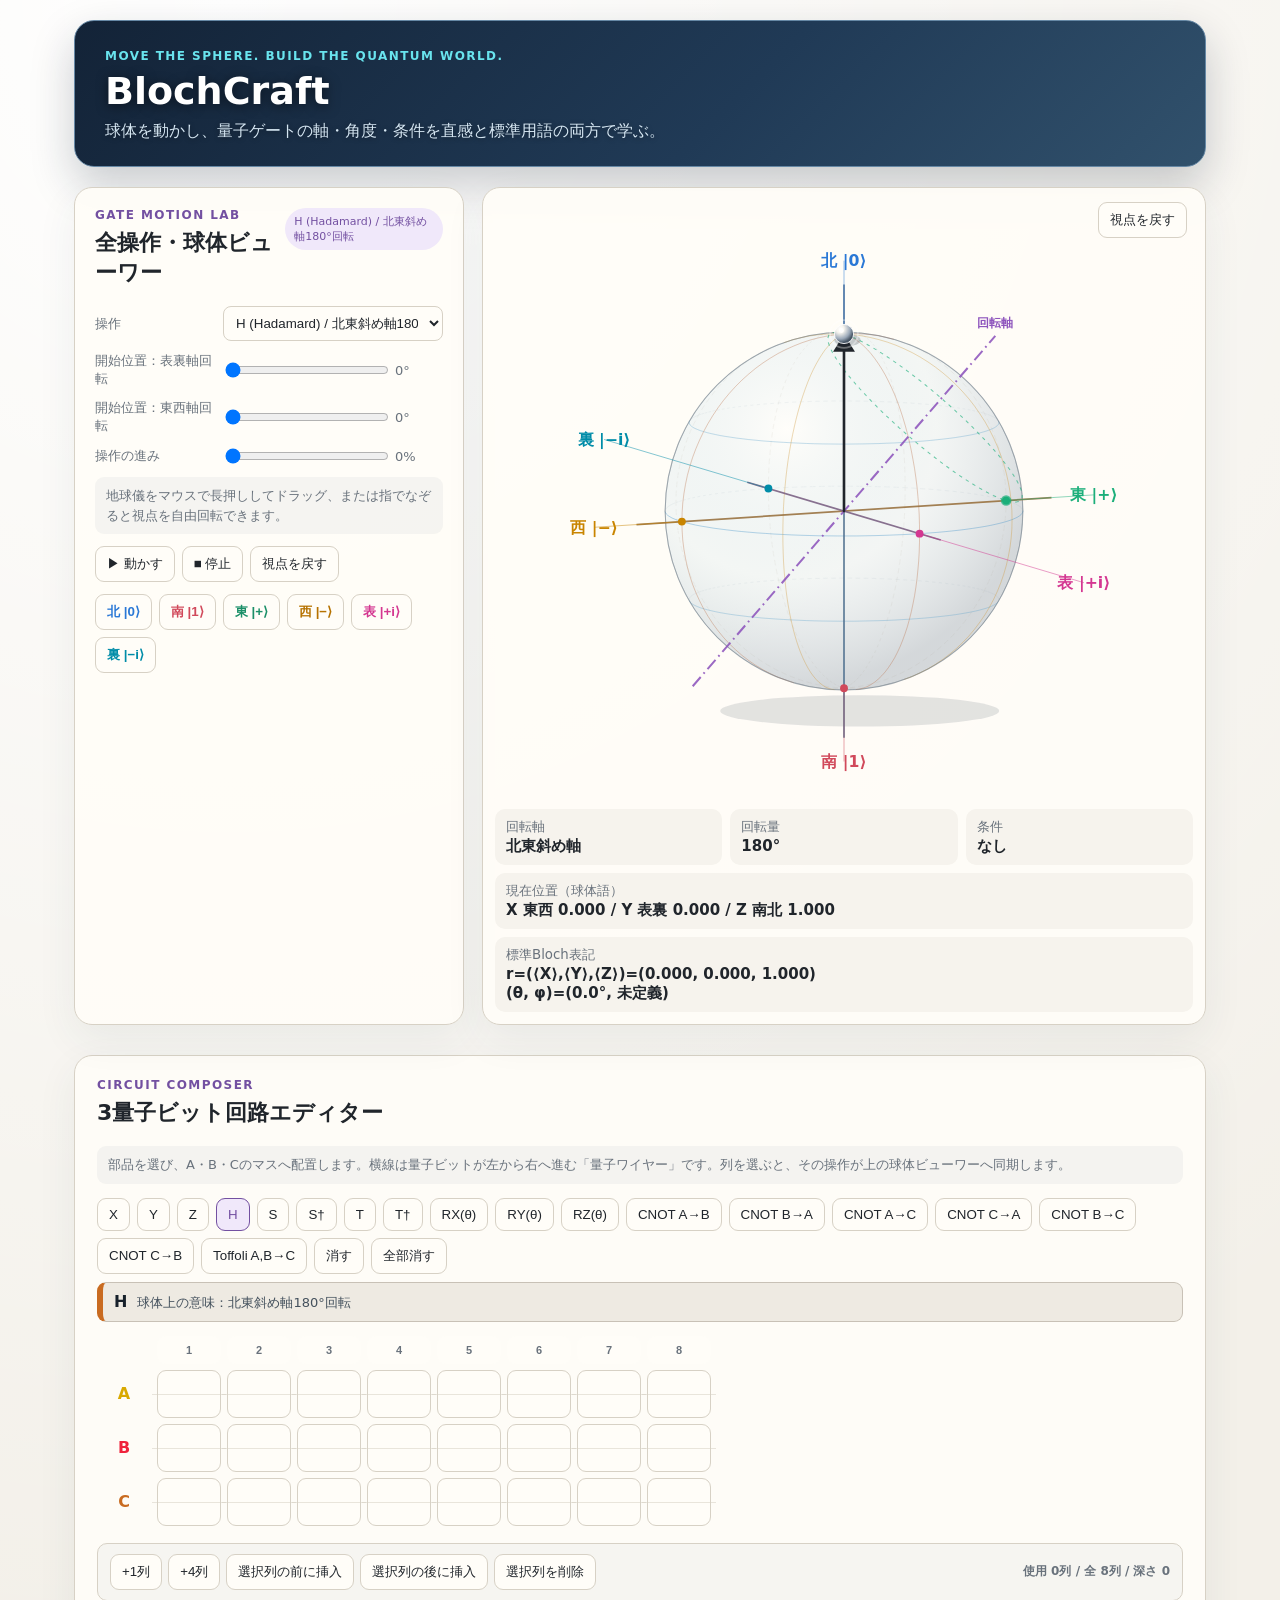
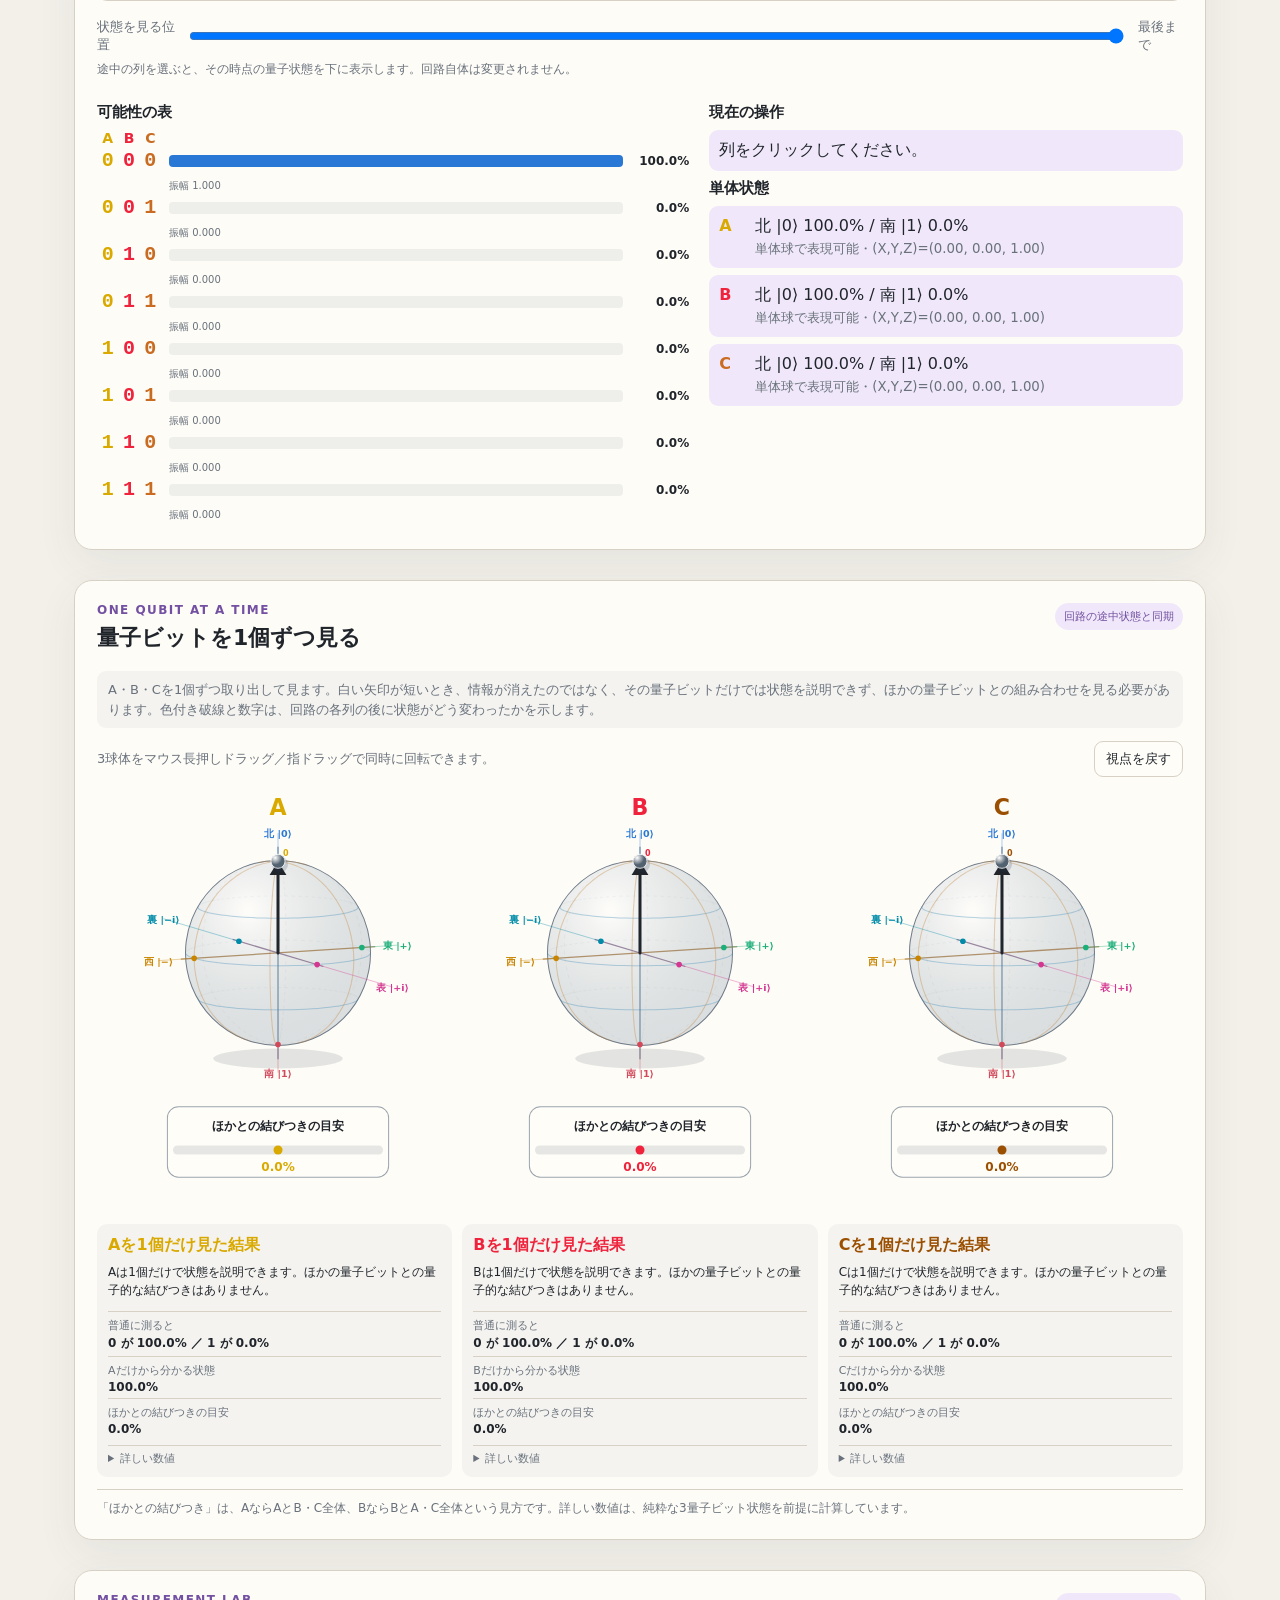
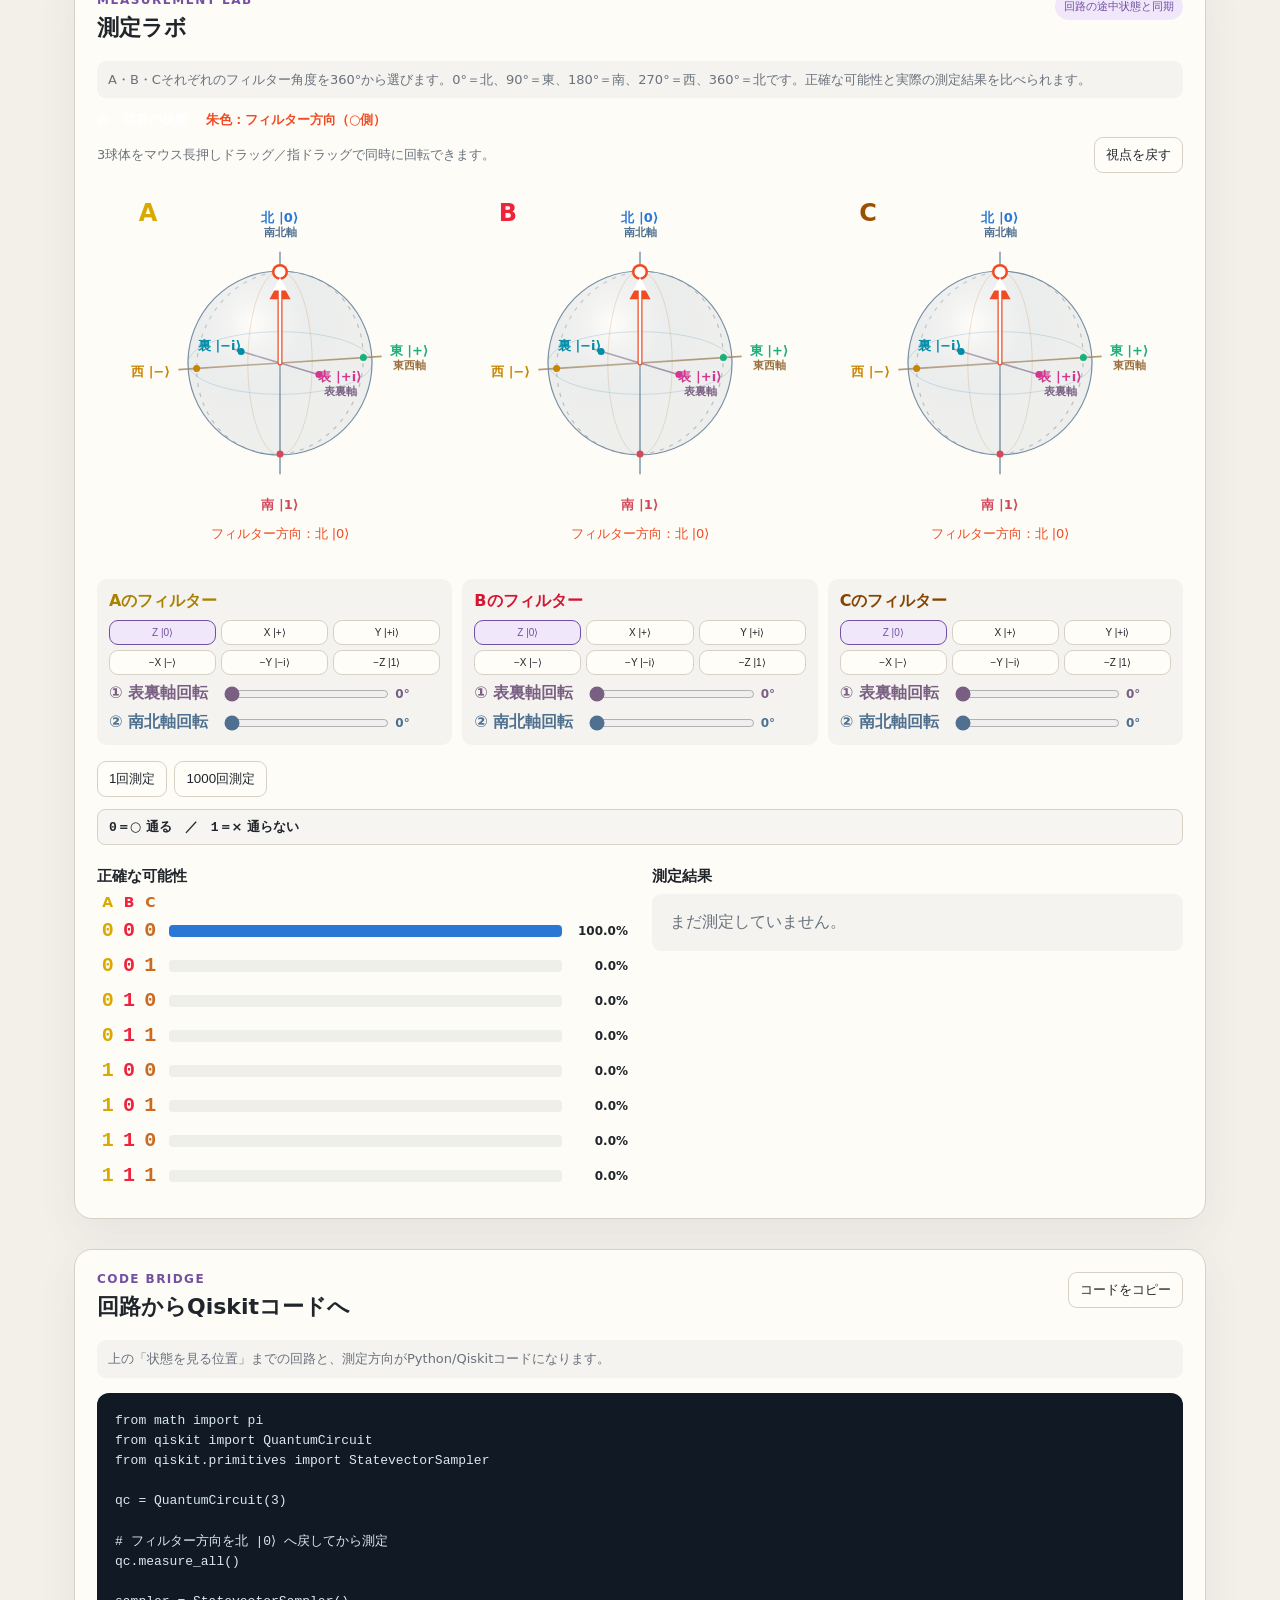
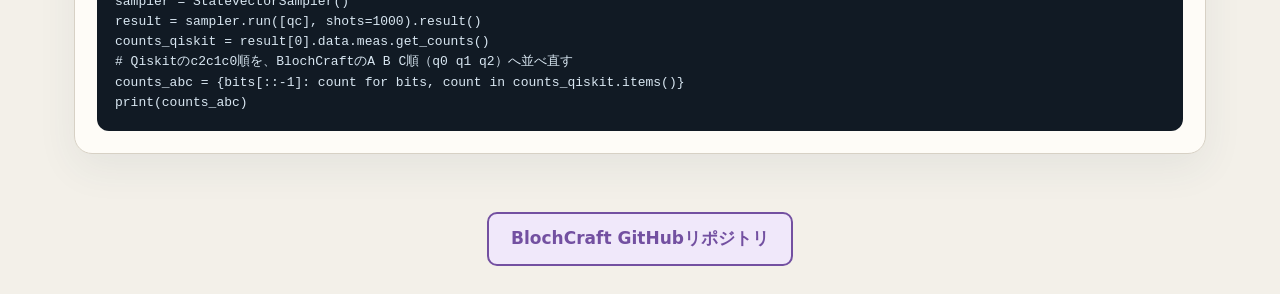
<file: index.html>
<!doctype html>
<html lang="ja">
<head>
  <meta charset="utf-8">
  <meta name="viewport" content="width=device-width,initial-scale=1">
  <title>BlochCraft — 球体から学ぶ量子回路</title>
  <link rel="stylesheet" href="src/styles.css">
  <link rel="stylesheet" href="src/learning.css">
  <link rel="stylesheet" href="src/footer.css">
</head>
<body>
  <header class="hero">
    <div>
      <p class="eyebrow">Move the sphere. Build the quantum world.</p>
      <h1>BlochCraft</h1>
      <p>球体を動かし、量子ゲートの軸・角度・条件を直感と標準用語の両方で学ぶ。</p>
    </div>
  </header>

  <main>
    <section class="panel controls" aria-labelledby="lab-title">
      <div class="section-heading">
        <div>
          <p class="eyebrow">Gate motion lab</p>
          <h2 id="lab-title">全操作・球体ビューワー</h2>
        </div>
        <span id="gate-badge" class="badge"></span>
      </div>

      <label>操作
        <select id="gate"></select>
      </label>
      <label>開始位置：表裏軸回転
        <input id="start-y" type="range" min="0" max="360" step="5" value="0">
        <output id="start-y-out">0°</output>
      </label>
      <label>開始位置：東西軸回転
        <input id="start-x" type="range" min="0" max="360" step="5" value="0">
        <output id="start-x-out">0°</output>
      </label>
      <label>操作の進み
        <input id="progress" type="range" min="0" max="100" step="1" value="0">
        <output id="progress-out">0%</output>
      </label>
      <div class="camera-help">地球儀をマウスで長押ししてドラッグ、または指でなぞると視点を自由回転できます。</div>

      <label id="condition-row" class="condition-row">
        <input id="condition" type="checkbox" checked>
        条件を成立させる
      </label>
      <div id="condition-help" class="condition-help" hidden></div>

      <div class="button-row">
        <button id="play">▶ 動かす</button>
        <button id="stop">■ 停止</button>
        <button id="reset-view-controls">視点を戻す</button>
      </div>
      <div class="button-row directions" aria-label="開始位置プリセット">
        <button data-preset="north">北 |0⟩</button><button data-preset="south">南 |1⟩</button>
        <button data-preset="east">東 |+⟩</button><button data-preset="west">西 |−⟩</button>
        <button data-preset="front">表 |+i⟩</button><button data-preset="back">裏 |−i⟩</button>
      </div>
    </section>

    <section class="panel stage" aria-label="球体表示">
      <div class="sphere-toolbar sphere-toolbar-end"><button id="reset-view">視点を戻す</button></div>
      <svg id="globe" viewBox="-20 -35 800 650" role="img" aria-label="量子状態と回転軸"></svg>
      <div id="facts" class="facts"></div>
    </section>
  </main>

  <section class="circuit-shell" aria-labelledby="circuit-title">
    <div class="section-heading">
      <div><p class="eyebrow">Circuit composer</p><h2 id="circuit-title">3量子ビット回路エディター</h2></div>
    </div>
    <p class="circuit-help">部品を選び、A・B・Cのマスへ配置します。横線は量子ビットが左から右へ進む「量子ワイヤー」です。列を選ぶと、その操作が上の球体ビューワーへ同期します。</p>
    <div id="circuit-tools" class="circuit-tools"></div>
    <div id="circuit-tool-meaning" class="tool-meaning"></div>
    <div class="circuit-grid-wrap"><div id="circuit-grid" class="circuit-grid"></div></div>
    <div class="column-controls" aria-label="回路列の編集">
      <div class="column-buttons">
        <button id="column-add-one">+1列</button><button id="column-add-four">+4列</button>
        <button id="column-insert-before">選択列の前に挿入</button><button id="column-insert-after">選択列の後に挿入</button>
        <button id="column-delete">選択列を削除</button>
      </div>
      <output id="circuit-column-stats"></output>
    </div>
    <div class="step-row"><label>状態を見る位置 <input id="circuit-step" type="range" min="0" max="8" step="1" value="8"><output id="circuit-step-out">最後まで</output></label><p>途中の列を選ぶと、その時点の量子状態を下に表示します。回路自体は変更されません。</p></div>
    <div class="circuit-results">
      <div><h3>可能性の表</h3><div id="state-table"></div></div>
      <div><h3>現在の操作</h3><div id="circuit-selection" class="selection-card">列をクリックしてください。</div><h3>単体状態</h3><div id="qubit-summary" class="qubit-summary"></div></div>
    </div>
  </section>

  <section class="relationship-shell" aria-labelledby="relationship-title">
    <div class="section-heading">
      <div><p class="eyebrow">One qubit at a time</p><h2 id="relationship-title">量子ビットを1個ずつ見る</h2></div>
      <span class="badge">回路の途中状態と同期</span>
    </div>
    <p class="circuit-help">A・B・Cを1個ずつ取り出して見ます。白い矢印が短いとき、情報が消えたのではなく、その量子ビットだけでは状態を説明できず、ほかの量子ビットとの組み合わせを見る必要があります。色付き破線と数字は、回路の各列の後に状態がどう変わったかを示します。</p>
    <div class="relationship-toolbar"><span>3球体をマウス長押しドラッグ／指ドラッグで同時に回転できます。</span><button id="relationship-reset-view">視点を戻す</button></div>
    <svg id="relationship-view" viewBox="0 0 1080 430" width="100%" role="img" aria-label="A、B、Cを1個ずつ見た状態と、ほかの量子ビットとの結びつき"></svg>
    <div id="relationship-cards" class="relationship-cards"></div>
    <div class="relationship-caution">「ほかとの結びつき」は、AならAとB・C全体、BならBとA・C全体という見方です。詳しい数値は、純粋な3量子ビット状態を前提に計算しています。</div>
  </section>

  <section class="learning-shell" aria-labelledby="measurement-title">
    <div class="section-heading"><div><p class="eyebrow">Measurement lab</p><h2 id="measurement-title">測定ラボ</h2></div><span class="badge">回路の途中状態と同期</span></div>
    <p class="circuit-help">A・B・Cそれぞれのフィルター角度を360°から選びます。0°＝北、90°＝東、180°＝南、270°＝西、360°＝北です。正確な可能性と実際の測定結果を比べられます。</p>
    <div class="filter-legend"><span class="state-key">白：現在の状態</span><span class="filter-key">朱色：フィルター方向（○側）</span></div>
    <div class="filter-toolbar"><span>3球体をマウス長押しドラッグ／指ドラッグで同時に回転できます。</span><button id="filter-reset-view">視点を戻す</button></div>
    <svg id="filter-view" viewBox="0 0 1080 390" width="100%" role="img" aria-label="A、B、Cの状態と測定フィルター方向"></svg>
    <div id="measurement-bases" class="measurement-bases"></div>
    <div class="button-row"><button id="measure-once">1回測定</button><button id="measure-many">1000回測定</button></div>
    <div class="measurement-key"><code>0</code>＝○ 通る　／　<code>1</code>＝× 通らない</div>
    <div class="measurement-results"><div><h3>正確な可能性</h3><div id="measurement-exact"></div></div><div><h3 id="measurement-sample-title">測定結果</h3><div id="measurement-samples" class="sample-empty">まだ測定していません。</div></div></div>
  </section>
  <section class="learning-shell" aria-labelledby="code-title">
    <div class="section-heading"><div><p class="eyebrow">Code bridge</p><h2 id="code-title">回路からQiskitコードへ</h2></div><button id="copy-code">コードをコピー</button></div>
    <p class="circuit-help">上の「状態を見る位置」までの回路と、測定方向がPython/Qiskitコードになります。</p>
    <pre class="code-panel"><code id="qiskit-code"></code></pre>
  </section>
  <footer>
    <a href="https://github.com/AwakeningOS/blochcraft" target="_blank" rel="noopener noreferrer">BlochCraft GitHubリポジトリ</a>
  </footer>
  <script type="module" src="src/app.js"></script>
</body>
</html>
</file>
<file: src/styles.css>
:root{color-scheme:light;--bg:#f3f0e9;--panel:#fffdf8;--text:#20252b;--muted:#69727c;--border:#d7d1c5;--accent:#7350a1;--accent-bg:#f0e8fa;--blue:#2a78d6;--red:#d1495b;--green:#1baf7a;--amber:#c98500}
*{box-sizing:border-box}[hidden],.condition-row[hidden]{display:none!important}body{margin:0;background:radial-gradient(circle at 18% 0,#fff 0,transparent 32%),var(--bg);color:var(--text);font-family:Inter,"Noto Sans JP",system-ui,sans-serif}.hero{max-width:1132px;margin:20px auto 8px;padding:28px 30px 24px;display:flex;justify-content:space-between;gap:24px;align-items:end;background:linear-gradient(135deg,#132337 0%,#203a56 58%,#31516c 100%);color:#fff;border:1px solid #6688a5;border-radius:20px;box-shadow:0 18px 44px #10223438}.hero .eyebrow{color:#69e4ee}.hero h1{color:#fff;text-shadow:0 2px 12px #0008}.eyebrow{margin:0 0 6px;color:var(--accent);font-size:12px;font-weight:800;letter-spacing:.12em;text-transform:uppercase}h1{font-size:38px;margin:0}h2{margin:0;font-size:22px}h3{font-size:15px;margin:8px 0}.hero p:not(.eyebrow){margin:8px 0 0;color:#d6e7f3;font-weight:500;text-shadow:0 1px 5px #0006}main{max-width:1180px;margin:auto;padding:12px 24px 30px;display:grid;grid-template-columns:minmax(310px,390px) 1fr;gap:18px}.panel,.circuit-shell,.relationship-shell{background:color-mix(in srgb,var(--panel) 94%,transparent);border:1px solid var(--border);border-radius:18px;box-shadow:0 14px 40px #30405012}.controls{padding:20px}.stage{padding:12px;min-width:0}.section-heading{display:flex;justify-content:space-between;gap:12px;align-items:start;margin-bottom:18px}.sphere-toolbar{display:flex;justify-content:space-between;align-items:center;padding:2px 6px 0;color:var(--muted);font-size:13px}.badge{font-size:11px;background:var(--accent-bg);color:var(--accent);padding:6px 9px;border-radius:999px}.controls label{display:grid;grid-template-columns:120px 1fr 48px;align-items:center;gap:8px;margin:11px 0;color:var(--muted);font-size:13px}.controls select{grid-column:2/4;min-width:0;padding:8px;border:1px solid var(--border);border-radius:8px;background:var(--panel);color:var(--text)}input[type=range]{width:100%}.condition-row{display:flex!important;grid-template-columns:none!important}.condition-help{background:var(--accent-bg);border:1px solid #b99ad8;border-radius:10px;padding:10px;color:#5c3d7d;font-size:13px;line-height:1.55}.camera-help,.circuit-help{font-size:13px;line-height:1.5;color:var(--muted);background:#6c7b8b12;border-radius:9px;padding:9px 11px}.button-row{display:flex;flex-wrap:wrap;gap:7px;margin-top:12px}button{border:1px solid var(--border);background:var(--panel);color:var(--text);border-radius:9px;padding:8px 11px;cursor:pointer}button:hover,button.active{border-color:var(--accent);color:var(--accent);background:var(--accent-bg)}.directions button{min-width:44px;font-weight:700}.directions [data-preset=north]{color:#2a78d6}.directions [data-preset=south]{color:#d1495b}.directions [data-preset=east]{color:#1b8f68}.directions [data-preset=west]{color:#b67200}.directions [data-preset=front]{color:#d43791}.directions [data-preset=back]{color:#008ca8}#globe,#relationship-view{touch-action:none;cursor:grab;user-select:none}#globe.dragging,#relationship-view.dragging{cursor:grabbing}.facts{display:grid;grid-template-columns:repeat(3,1fr);gap:8px}.fact{padding:9px 11px;border-radius:10px;background:#f6f3ed}.fact:nth-last-child(-n+2){grid-column:1/-1}.fact small{display:block;color:var(--muted)}.fact strong{font-size:15px}.circuit-shell,.relationship-shell{max-width:1132px;margin:0 auto 30px;padding:22px}.circuit-tools{display:flex;flex-wrap:wrap;gap:7px;margin:14px 0 8px}.tool-meaning{display:flex;gap:10px;align-items:baseline;background:var(--accent-bg);color:var(--accent);border-radius:9px;padding:9px 11px;margin-bottom:14px}.tool-meaning span,.selection-card span{display:block;color:var(--muted);font-size:13px}.circuit-grid-wrap{width:100%;overflow-x:auto;padding-bottom:5px}.circuit-grid{display:grid;grid-template-columns:54px repeat(var(--circuit-columns,8),64px);gap:6px;min-width:100%;width:max-content}.column-number{display:flex;align-items:center;justify-content:center;color:var(--muted);font-size:10px;font-weight:800}.column-corner{min-height:20px}.wire-label{display:flex;align-items:center;justify-content:center;font-weight:800;color:var(--accent)}.circuit-cell{height:48px;padding:3px;font-size:12px;position:relative;isolation:isolate}.circuit-cell:before{content:"";position:absolute;left:-6px;right:-6px;top:50%;height:1px;background:var(--border);opacity:.55;z-index:0}.gate-label{position:relative;z-index:2;font-weight:700}.gate-label:not(:empty){display:inline-block;background:var(--panel);padding:4px 5px;border-radius:5px;box-shadow:0 0 0 2px var(--panel)}.selected-column{outline:2px solid var(--accent)}.step-row{margin:17px 0}.step-row label{display:flex;align-items:center;gap:12px;color:var(--muted);font-size:13px}.circuit-results{display:grid;grid-template-columns:1.25fr 1fr;gap:20px}.state-row{display:grid;grid-template-columns:40px 1fr 58px;gap:8px;align-items:center;margin:5px 0;font-size:12px}.state-row span{height:12px;background:#6b77851b;border-radius:4px;overflow:hidden}.state-row i{display:block;height:100%;background:var(--blue)}.state-row b{text-align:right}.selection-card,.qubit-summary>div{padding:10px;border-radius:9px;background:var(--accent-bg)}.qubit-summary{display:grid;gap:7px}.qubit-summary>div{display:grid;grid-template-columns:28px 1fr;gap:3px 8px}.qubit-summary small{grid-column:2;color:var(--muted)}.relationship-toolbar{display:flex;justify-content:space-between;gap:12px;align-items:center;color:var(--muted);font-size:13px;margin:10px 0}.relationship-cards{display:grid;grid-template-columns:repeat(3,1fr);gap:10px}.relationship-card{display:grid;gap:4px;padding:11px;border-radius:10px;background:#6c7b8b12}.relationship-card span,.relationship-card small{color:var(--muted)}.relationship-caution{font-size:12px;color:var(--muted);margin-top:12px;padding-top:10px;border-top:1px solid var(--border)}footer{text-align:center;padding:18px;color:var(--muted);font-size:12px}@media(max-width:840px){main{grid-template-columns:1fr}.hero{align-items:start;flex-direction:column;margin:12px;border-radius:16px}.circuit-results{grid-template-columns:1fr}.circuit-grid{overflow-x:auto}.circuit-shell,.relationship-shell{margin-inline:12px}.badge{display:none}.relationship-cards{grid-template-columns:1fr}}@media(prefers-color-scheme:dark){:root{--bg:#14181d;--panel:#1e242b;--text:#eef2f5;--muted:#a6b0ba;--border:#39424b;--accent:#c39ae8;--accent-bg:#30243d}.fact{background:#252c33}}
</file>
<file: src/learning.css>
.learning-shell { max-width:1132px; margin:0 auto 30px; padding:22px; background:color-mix(in srgb,var(--panel) 94%,transparent); border:1px solid var(--border); border-radius:18px; box-shadow:0 14px 40px #30405012; }
.measurement-bases { display:grid; grid-template-columns:repeat(3,1fr); gap:10px; margin:16px 0; }
.filter-controls { display:grid; gap:8px; padding:12px; border-radius:10px; background:#6c7b8b12; }
.filter-presets { display:grid; grid-template-columns:repeat(3,1fr); gap:5px; }
.filter-presets button { padding:6px 3px; font-size:10px; white-space:nowrap; }
.filter-controls:nth-child(1)>strong { color:#a98200; }.filter-controls:nth-child(2)>strong { color:#d51631; }.filter-controls:nth-child(3)>strong { color:#854400; }
.measurement-bases label { display:grid; grid-template-columns:105px 1fr 45px; align-items:center; gap:8px; }
.measurement-bases input { width:100%; }
.measurement-bases output { font-size:12px; font-weight:700; color:var(--accent); }
.axis-control { font-weight:800; }.axis-control.front-back-axis,.axis-control.front-back-axis output { color:#795f82; }.axis-control.front-back-axis input { accent-color:#795f82; }.axis-control.north-south-axis,.axis-control.north-south-axis output { color:#4f708f; }.axis-control.north-south-axis input { accent-color:#4f708f; }
.filter-legend { display:flex; gap:18px; margin:13px 0 4px; font-size:13px; font-weight:700; }
.state-key { color:#fff; }.filter-key { color:#f04b23; }
#filter-view { display:block; max-height:390px; }
.filter-toolbar { display:flex; justify-content:space-between; align-items:center; gap:12px; color:var(--muted); font-size:13px; margin-top:8px; }.sphere-toolbar-end { justify-content:flex-end; }
#filter-view { touch-action:none; cursor:grab; user-select:none; }#filter-view.dragging { cursor:grabbing; }
.condition-help,.tool-meaning { background:#eeeae2 !important; color:#202830 !important; border:1px solid #c8c1b6 !important; border-left:6px solid #c96b20 !important; box-shadow:none; }
.tool-meaning strong,.condition-help strong { color:#17212b !important; }.tool-meaning span { color:#44515d !important; }
.measurement-bases select { min-width:0; padding:9px; border:1px solid var(--border); border-radius:8px; background:var(--panel); color:var(--text); }
.measurement-results { display:grid; grid-template-columns:1fr 1fr; gap:24px; margin-top:14px; }
.measurement-key { margin-top:12px; padding:8px 11px; border:1px solid var(--border); border-radius:8px; color:var(--text); background:#6c7b8b0d; font-size:13px; font-weight:700; }
.measurement-row { grid-template-columns:40px 1fr 58px; flex-wrap:wrap; }
.measurement-row small { grid-column:1/-1; color:var(--muted); font-size:10px; }
.sample-empty { padding:18px; color:var(--muted); background:#6c7b8b12; border-radius:9px; }
.code-panel { margin:15px 0 0; padding:18px; overflow:auto; border-radius:12px; background:#111a24; color:#d9e7f2; line-height:1.55; font-size:13px; }
.tool-meaning.has-angle-editor { display:grid; grid-template-columns:max-content minmax(0,1fr); align-items:center; gap:8px 14px; }
.tool-meaning.has-angle-editor>strong { white-space:nowrap; }
.tool-meaning.has-angle-editor>span { min-width:0; line-height:1.5; }
.angle-editor { grid-column:1/-1; width:100%; min-width:0; display:grid; grid-template-columns:max-content minmax(0,1fr); gap:8px 14px; align-items:center; padding-top:10px; border-top:1px solid var(--border); }
.angle-number { display:inline-flex; align-items:center; gap:5px; color:var(--text); font-size:13px; font-weight:800; }
.angle-number input { width:82px; padding:6px 8px; border:1px solid var(--border); border-radius:7px; background:var(--panel); color:var(--text); }
#circuit-angle-slider { display:block; width:100%; min-width:0; accent-color:var(--accent); }
.angle-presets { grid-column:1/-1; display:grid; grid-template-columns:repeat(auto-fit,minmax(58px,1fr)); gap:5px; width:100%; min-width:0; }
.angle-presets button { padding:5px 3px; border-radius:6px; font-size:10px; font-variant-numeric:tabular-nums; }
.state-row .amplitude { grid-column:2/4; color:var(--muted); font-size:10px; }
.qubit-a { color:#d9a900 !important; }
.qubit-b { color:#ef233c !important; }
.qubit-c { color:#c96b20 !important; }
#state-table .state-table-header { display:grid; grid-template-columns:64px 1fr 58px; gap:8px; align-items:end; margin:0 0 4px; }
#state-table .bit-order,#state-table .bit-string { width:64px; display:grid; grid-template-columns:repeat(3,1fr); align-items:center; justify-items:center; }
#state-table .bit-order { font:800 14px/1.2 Inter,"Noto Sans JP",system-ui,sans-serif; }
#state-table .state-row { grid-template-columns:64px 1fr 58px; min-height:30px; }
#state-table .bit-string { font-size:20px; line-height:1; font-weight:900; letter-spacing:0; }
#state-table .bit-string span { height:auto; overflow:visible; background:transparent; border-radius:0; }
.measurement-results .state-table-header { display:grid; grid-template-columns:64px 1fr 58px; gap:8px; align-items:end; margin:0 0 4px; }
.measurement-results .bit-order,.measurement-results .bit-string { width:64px; display:grid; grid-template-columns:repeat(3,1fr); align-items:center; justify-items:center; }
.measurement-results .bit-order { font:800 14px/1.2 Inter,"Noto Sans JP",system-ui,sans-serif; }
.measurement-results .measurement-row { grid-template-columns:64px 1fr 58px; min-height:30px; }
.measurement-results .bit-string { font-size:20px; line-height:1; font-weight:900; letter-spacing:0; }
.measurement-results .bit-string span { height:auto; overflow:visible; background:transparent; border-radius:0; }
.column-controls { display:flex; justify-content:space-between; align-items:center; gap:12px; margin-top:12px; padding:10px 12px; border:1px solid var(--border); border-radius:10px; background:#6c7b8b0d; }
.column-buttons { display:flex; flex-wrap:wrap; gap:6px; }
#circuit-column-stats { flex:none; color:var(--muted); font-size:12px; font-weight:800; font-variant-numeric:tabular-nums; }
@media(max-width:700px) { .measurement-bases,.measurement-results { grid-template-columns:1fr; } .learning-shell { margin-inline:12px; } }
@media(max-width:700px) { .tool-meaning.has-angle-editor,.angle-editor { grid-template-columns:1fr; }.angle-presets { grid-template-columns:repeat(4,1fr); }.angle-number { justify-content:flex-start; } }
@media(max-width:700px) { .column-controls { align-items:flex-start; flex-direction:column; } }
@media(prefers-color-scheme:dark) { .condition-help,.tool-meaning { background:#252c33 !important; color:#eef2f5 !important; border-color:#46515b !important; border-left-color:#e28a43 !important; }.tool-meaning strong,.condition-help strong { color:#f3f6f8 !important; }.tool-meaning span { color:#bdc6ce !important; } }
.column-number { min-height:28px; padding:3px; border-color:transparent; font-size:11px; }
.column-number:hover,.column-number.selected-column { border-color:var(--accent); color:var(--accent); background:var(--accent-bg); }
.column-corner { min-height:28px; }
.step-row p { margin:7px 0 0; color:var(--muted); font-size:12px; }
.relationship-card p { margin:3px 0 7px; line-height:1.55; font-size:12px; }
.plain-reading { display:grid; gap:2px; padding-top:6px; border-top:1px solid var(--border); }
.plain-reading span,.relationship-card summary,.relationship-card dt { color:var(--muted); font-size:11px; }
.plain-reading b { font-size:12px; }
.relationship-card details { margin-top:5px; padding-top:5px; border-top:1px solid var(--border); }
.relationship-card summary { cursor:pointer; }
.relationship-card dl { display:grid; gap:4px; margin:7px 0 0; }
.relationship-card dl div { display:flex; justify-content:space-between; gap:8px; font-size:11px; }
.relationship-card dd { margin:0; text-align:right; font-variant-numeric:tabular-nums; }
</file>
<file: src/footer.css>
footer {
  padding: 28px 18px;
  text-align: center;
}

footer a {
  display: inline-block;
  padding: 13px 22px;
  border: 2px solid var(--accent);
  border-radius: 10px;
  background: var(--accent-bg);
  color: var(--accent);
  font-size: 17px;
  font-weight: 800;
  line-height: 1.4;
  text-decoration: none;
}

footer a:hover,
footer a:focus-visible {
  background: var(--accent);
  color: var(--panel);
}

footer a:focus-visible {
  outline: 3px solid var(--text);
  outline-offset: 3px;
}
</file>
